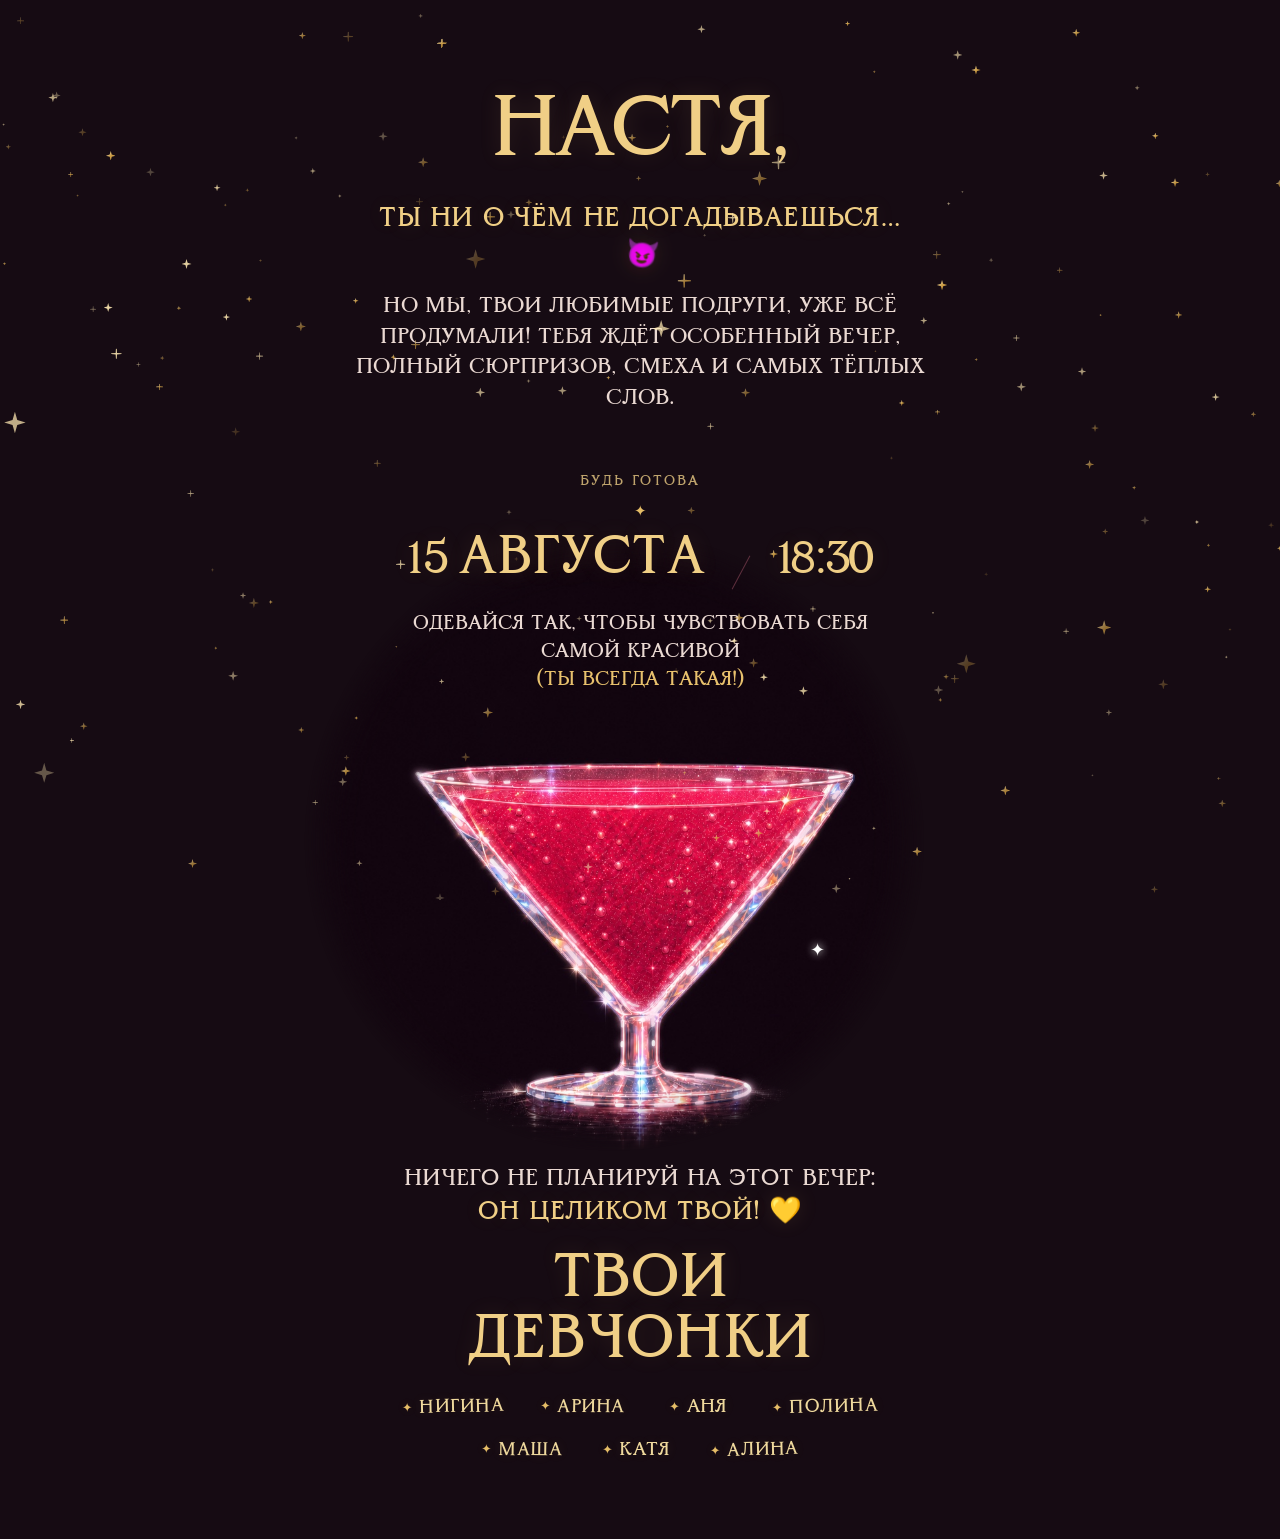
<file: index.html>
<!doctype html>
<html lang="ru">
  <head>
    <meta charset="UTF-8" />
    <meta name="viewport" content="width=device-width, initial-scale=1.0" />
    <meta name="theme-color" content="#160b13" />
    <meta
      name="description"
      content="Секретное приглашение для будущей невесты Насти на 15 августа."
    />
    <title>Настя, этот вечер — твой!</title>
    <link rel="preload" href="assets/cocktail-glass-dark-v1-960.jpg" as="image" type="image/jpeg" fetchpriority="high" />
    <link rel="preload" href="assets/fonts/Gabin-Regular.ttf" as="font" type="font/ttf" crossorigin />
    <link rel="stylesheet" href="personal.css?v=20260802-no-secret-v6" />
  </head>
  <body>
    <main class="invitation personal-page bride-page">
      <header class="intro bride-intro">
        <h1>Настя,</h1>
        <p class="bride-teaser">ты ни о чём не догадываешься… <span aria-hidden="true">😈</span></p>
        <p class="bride-copy">
          Но мы, твои любимые подруги, уже всё продумали! Тебя ждёт особенный вечер,
          полный сюрпризов, смеха и самых тёплых слов.
        </p>
      </header>

      <section class="bride-details" aria-label="Дата и время">
        <p class="ready-label">Будь готова</p>
        <div class="ornament" aria-hidden="true"><span></span>✦<span></span></div>
        <div class="date-line">
          <span class="date-day">15</span>
          <span class="date-month">августа</span>
          <i></i>
          <span class="date-time">18:30</span>
        </div>
        <p class="bride-note">
          Одевайся так, чтобы чувствовать себя самой красивой
          <em>(ты всегда такая!)</em>
        </p>
      </section>

      <section class="celebration" aria-label="Праздничный бокал">
        <figure class="hero-art">
          <img
            src="assets/cocktail-glass-dark-v1-960.jpg"
            width="960"
            height="960"
            loading="eager"
            decoding="async"
            fetchpriority="high"
            alt="Сверкающий бокал с розовым напитком"
          />
        </figure>
      </section>

      <section class="bride-finale">
        <p class="final-call">
          Ничего не планируй на этот вечер:<br />
          <strong>он целиком твой! 💛</strong>
        </p>
        <div class="friends-signature">
          <p>Твои девчонки</p>
          <ul aria-label="Подруги Насти">
            <li>Нигина</li>
            <li>Арина</li>
            <li>Аня</li>
            <li>Полина</li>
            <li>Маша</li>
            <li>Катя</li>
            <li>Алина</li>
          </ul>
        </div>
      </section>
    </main>
    <script src="effects.js?v=20260802-no-secret-v6"></script>
  </body>
</html>
</file>
<file: personal.css>
@import url("static.css?v=20260730-personal-base");

@font-face {
  /* Gabin by Э Рен Че, Creative Commons. */
  font-family: "Gabin";
  src: url("assets/fonts/Gabin-Regular.ttf") format("truetype");
  font-display: swap;
  font-style: normal;
  font-weight: 400;
}

:root {
  --paper: #f0acb2;
  --paper-light: #f0acb2;
}

html,
body {
  background: #f0acb2;
}

.invitation {
  background-color: #f0acb2;
  background-image:
    radial-gradient(circle at 50% 24%, rgba(255,255,255,.2), transparent 36%),
    radial-gradient(circle, rgba(255,255,255,.34) 0 1px, transparent 1.2px);
  background-size: auto, 27px 27px;
}

.hub-page {
  padding-bottom: 46px;
}

.hub-page h1 {
  font-size: clamp(4.8rem, 12vw, 7.6rem);
}

.hub-hero {
  position: relative;
  z-index: 1;
  width: min(470px, 90%);
  margin: 28px auto -10px;
}

.hub-art {
  margin: 0;
}

.hub-art img {
  border-radius: 50%;
  box-shadow:
    inset 0 0 0 6px rgba(255,255,255,.1),
    0 20px 34px rgba(112,30,57,.1);
}

.guest-links {
  position: relative;
  z-index: 2;
  display: grid;
  grid-template-columns: repeat(2, minmax(0, 1fr));
  gap: 12px;
  width: min(570px, 100%);
  margin: 31px auto 0;
}

.guest-links a {
  position: relative;
  display: grid;
  grid-template-columns: 34px 1fr;
  grid-template-rows: auto auto;
  column-gap: 12px;
  min-height: 76px;
  padding: 15px 18px;
  overflow: hidden;
  color: var(--wine);
  text-align: left;
  text-decoration: none;
  border: 1px solid rgba(116,24,46,.12);
  border-radius: 18px;
  background: rgba(255,255,255,.24);
  box-shadow: inset 0 1px rgba(255,255,255,.6);
}

.guest-links a::after {
  content: "";
  position: absolute;
  right: -15px;
  bottom: -18px;
  width: 56px;
  height: 56px;
  border-radius: 50%;
  background: var(--guest-accent);
  opacity: .13;
}

.guest-links i {
  grid-row: 1 / 3;
  display: grid;
  place-items: center;
  width: 34px;
  height: 34px;
  color: #fff;
  font: 700 .63rem/1 "Courier New", monospace;
  font-style: normal;
  border-radius: 50%;
  background: var(--guest-accent);
}

.guest-links b {
  align-self: end;
  font-family: Georgia, "Times New Roman", serif;
  font-size: 1rem;
  font-style: italic;
}

.guest-links span {
  color: rgba(116,24,46,.56);
  font: 700 .5rem/1.5 "Courier New", monospace;
  letter-spacing: .09em;
  text-transform: uppercase;
}

.personal-page {
  --personal-accent: var(--wine);
}

.bride-page {
  --personal-accent: #861c3b;
  padding-bottom: clamp(48px, 7vw, 68px);
  font-family: "Cormorant Infant", Georgia, "Times New Roman", serif;
  font-style: italic;
  font-weight: 600;
}

.bride-page::before {
  border-color: rgba(134, 28, 59, .18);
}

.bride-page .kicker {
  color: rgba(116, 24, 46, .72);
  font-family: "Cormorant Infant", Georgia, "Times New Roman", serif;
  font-size: .8rem;
  font-style: italic;
  font-weight: 600;
  letter-spacing: .24em;
}

.bride-intro h1 {
  margin-top: 24px;
  font-size: clamp(5rem, 12vw, 7.8rem);
  line-height: .7;
}

.bride-teaser {
  max-width: 560px;
  margin: 25px auto 0;
  color: #73162f;
  font-family: "Cormorant Infant", Georgia, "Times New Roman", serif;
  font-size: clamp(1.38rem, 3.8vw, 1.72rem);
  font-style: italic;
  font-weight: 600;
  line-height: 1.4;
  letter-spacing: .006em;
}

.bride-teaser span {
  display: inline-block;
  margin-left: 3px;
  filter: drop-shadow(0 4px 7px rgba(86, 11, 32, .15));
  transform: rotate(7deg);
}

.bride-copy {
  max-width: 570px;
  margin: 16px auto 0;
  color: #704f5a;
  font-family: "Cormorant Infant", Georgia, "Times New Roman", serif;
  font-size: clamp(1.18rem, 3.2vw, 1.4rem);
  font-style: italic;
  font-weight: 600;
  line-height: 1.55;
}

.bride-details,
.bride-finale {
  position: relative;
  z-index: 2;
  width: min(570px, 100%);
  margin: 30px auto 0;
}

.bride-details {
  padding: clamp(22px, 4vw, 31px) clamp(18px, 4vw, 34px) 25px;
  border: 1px solid rgba(116, 24, 46, .14);
  border-radius: 30px;
  background:
    linear-gradient(145deg, rgba(255,255,255,.38), rgba(255,255,255,.13));
  box-shadow:
    inset 0 1px rgba(255,255,255,.72),
    0 18px 42px rgba(108, 25, 51, .08);
}

.ready-label {
  color: rgba(116, 24, 46, .62);
  font-family: "Cormorant Infant", Georgia, "Times New Roman", serif;
  font-size: .78rem;
  font-style: italic;
  font-weight: 600;
  line-height: 1;
  letter-spacing: .24em;
  text-transform: uppercase;
}

.bride-details .ornament {
  margin: 12px auto 14px;
}

.bride-note,
.secret-place {
  color: #6f5059;
  font-family: "Cormorant Infant", Georgia, "Times New Roman", serif;
  font-size: clamp(1.12rem, 2.8vw, 1.3rem);
  font-style: italic;
  font-weight: 600;
  line-height: 1.5;
}

.bride-note {
  margin-top: 18px;
}

.bride-note em {
  display: block;
  color: var(--personal-accent);
}

.secret-place {
  margin-top: 9px;
  font-style: italic;
}

.bride-page .celebration {
  margin-top: 39px;
}

.bride-page .hero-art figcaption {
  color: rgba(116, 24, 46, .65);
  font-family: "Cormorant Infant", Georgia, "Times New Roman", serif;
  font-size: .76rem;
  font-style: italic;
  font-weight: 600;
  letter-spacing: .13em;
}

.bride-finale {
  margin-top: 14px;
  padding: 0 clamp(4px, 3vw, 20px);
}

.final-call {
  color: #704f5a;
  font-family: "Cormorant Infant", Georgia, "Times New Roman", serif;
  font-size: clamp(1.28rem, 3.3vw, 1.52rem);
  font-style: italic;
  font-weight: 600;
  line-height: 1.5;
}

.final-call strong {
  color: var(--personal-accent);
  font-size: 1.12em;
}

.friends-signature {
  margin-top: 22px;
}

.friends-signature > p {
  color: var(--personal-accent);
  font-family: "Cormorant Infant", Georgia, serif;
  font-size: clamp(2.5rem, 7vw, 3.7rem);
  font-style: italic;
  font-weight: 600;
  line-height: 1;
}

.friends-signature ul {
  display: flex;
  flex-wrap: wrap;
  justify-content: center;
  gap: 8px;
  max-width: 530px;
  margin: 15px auto 0;
  padding: 0;
  list-style: none;
}

.friends-signature li {
  position: relative;
  min-width: 104px;
  padding: 8px 14px 9px;
  color: #7f1637;
  font-family: "Cormorant Infant", Georgia, "Times New Roman", serif;
  font-size: 1.14rem;
  font-style: italic;
  font-weight: 600;
  line-height: 1;
  letter-spacing: .015em;
  border: 1px solid rgba(190, 111, 102, .42);
  border-radius: 999px;
  background:
    linear-gradient(135deg, rgba(255,255,255,.7), rgba(255,220,232,.48));
  box-shadow:
    inset 0 1px rgba(255,255,255,.88),
    0 7px 17px rgba(121, 22, 50, .1),
    0 0 0 3px rgba(255,255,255,.1);
  text-shadow: 0 1px rgba(255,255,255,.68);
}

.friends-signature li::before {
  content: "✦";
  display: inline-block;
  margin-right: 6px;
  color: #c88f35;
  font-size: .68em;
  font-style: normal;
  transform: translateY(-1px);
}

.friends-signature li:nth-child(3n + 1) {
  transform: rotate(-1.2deg);
}

.friends-signature li:nth-child(3n + 2) {
  transform: rotate(.9deg);
}

.bride-page .date-day,
.bride-page .date-time {
  font-family: "Cormorant Infant", Georgia, "Times New Roman", serif;
  font-weight: 600;
}

.personal-page h1,
.personal-page h2,
.personal-page .date-line {
  color: var(--personal-accent);
}

.personal-page h1 {
  font-family: "Cormorant Infant", Georgia, "Times New Roman", serif;
  font-size: clamp(3.55rem, 8.8vw, 5.55rem);
  font-style: italic;
  font-weight: 600;
  line-height: .88;
  letter-spacing: -.045em;
  text-shadow:
    0 1px 0 rgba(255,255,255,.52),
    0 7px 18px rgba(121,22,50,.08);
}

.personal-page h1 span {
  display: inline;
  white-space: nowrap;
}

.personal-note {
  margin: 30px auto 0;
  color: var(--personal-accent);
  font: 700 .66rem/1.6 "Courier New", monospace;
  letter-spacing: .13em;
  text-transform: uppercase;
}

.personal-note + .lead {
  margin-top: 12px;
}

.personal-page .celebration {
  margin-top: 42px;
}

.personal-page .hero-art {
  isolation: isolate;
}

.personal-page .hero-art img {
  border: 0;
  border-radius: 0;
  box-shadow: none;
  -webkit-mask-image: radial-gradient(
    ellipse closest-side at 50% 50%,
    #000 0 82%,
    rgba(0, 0, 0, .9) 87%,
    rgba(0, 0, 0, .48) 94%,
    transparent 100%
  );
  mask-image: radial-gradient(
    ellipse closest-side at 50% 50%,
    #000 0 82%,
    rgba(0, 0, 0, .9) 87%,
    rgba(0, 0, 0, .48) 94%,
    transparent 100%
  );
}

.personal-page .hero-art::before {
  content: "";
  position: absolute;
  inset: 0 0 23px;
  z-index: 3;
  pointer-events: none;
  background:
    linear-gradient(
      108deg,
      transparent 0 41%,
      rgba(255,255,255,.12) 45%,
      rgba(255,255,255,.92) 49%,
      rgba(255,238,248,.45) 52%,
      transparent 58% 100%
    );
  background-position: 155% 0;
  background-size: 240% 100%;
  background-repeat: no-repeat;
  clip-path: polygon(
    18% 39%, 89% 39%, 56.3% 78%, 56.3% 88.5%,
    72% 90%, 72% 93%, 36% 93%, 36% 90%,
    51.4% 88.5%, 51.4% 78%
  );
  mix-blend-mode: screen;
  animation: glassShimmer 3.9s 1.1s ease-in-out infinite;
}

.personal-page .hero-art::after {
  content: "✦";
  position: absolute;
  right: 16%;
  top: 66%;
  z-index: 4;
  color: #fff;
  font-size: 1.1rem;
  text-shadow: 0 0 9px rgba(255,255,255,.95);
  animation: glassSpark 2.6s ease-in-out infinite;
}

.glass-edge-overlay {
  position: absolute;
  inset: 0 0 auto;
  z-index: 5;
  display: block;
  width: 100%;
  height: auto;
  aspect-ratio: 1;
  overflow: visible;
  pointer-events: none;
  filter: drop-shadow(0 0 5px rgba(255,255,255,.42));
}

.glass-edge-line {
  fill: none;
  stroke: url("#glass-edge-sheen");
  stroke-width: 8;
  stroke-linecap: round;
  stroke-linejoin: round;
  stroke-dasharray: 44 78 13 96;
  opacity: .88;
  filter:
    drop-shadow(0 0 3px rgba(255,255,255,.96))
    drop-shadow(0 0 7px rgba(255,150,210,.72));
  animation: glassEdgeTravel 4.8s linear infinite;
}

.glass-edge-line.is-inner {
  stroke-width: 4.5;
  stroke-dasharray: 22 90 8 64;
  opacity: .72;
  animation-duration: 3.8s;
  animation-direction: reverse;
}

.glass-edge-line.is-rim {
  stroke-width: 6;
  stroke-dasharray: 26 36 8 44;
  opacity: .96;
  animation-duration: 3.2s;
}

.glass-edge-line.is-stem {
  stroke-width: 6.5;
  stroke-dasharray: 18 34 6 44;
  animation-duration: 2.9s;
}

.glass-edge-line.is-base {
  stroke-width: 7;
  stroke-dasharray: 35 68 11 48;
  animation-duration: 4.1s;
}

.glass-edge-glint {
  fill: #fff;
  opacity: 0;
  transform-box: fill-box;
  transform-origin: center;
  filter:
    drop-shadow(0 0 4px #fff)
    drop-shadow(0 0 10px rgba(255,155,213,.95));
  animation: edgeGlint 3.4s var(--edge-delay) ease-in-out infinite;
}

.glass-edge-glint.is-soft {
  fill: #ffd7ea;
  animation-duration: 4.1s;
}

.personal-page .title-star,
.personal-page .ornament {
  color: var(--personal-accent);
}

.personal-page .details {
  margin-top: 14px;
}

.star-field {
  position: fixed;
  inset: 0;
  z-index: 12;
  overflow: hidden;
  pointer-events: none;
  contain: layout paint;
}

.screen-star {
  position: absolute;
  left: var(--x);
  top: var(--y);
  width: var(--size);
  height: var(--size);
  opacity: var(--opacity);
  background: linear-gradient(135deg, #ffd9e7, #e96798 62%, #fff0f7);
  clip-path: polygon(50% 0, 61% 38%, 100% 50%, 61% 62%, 50% 100%, 39% 62%, 0 50%, 39% 38%);
  animation: screenStarDance var(--duration) var(--delay) ease-in-out infinite;
}

.screen-star.is-white {
  background: #fff;
  filter: drop-shadow(0 0 6px rgba(255,255,255,.86));
}

.screen-star.is-cross {
  clip-path: polygon(
    46% 0, 54% 0, 56% 42%, 100% 46%, 100% 54%,
    56% 57%, 54% 100%, 46% 100%, 43% 57%, 0 54%,
    0 46%, 43% 42%
  );
}

@keyframes glassShimmer {
  0%, 13% { background-position: 155% 0; opacity: 0; }
  24% { opacity: .9; }
  58% { background-position: -155% 0; opacity: .72; }
  72%, 100% { background-position: -155% 0; opacity: 0; }
}

@keyframes glassSpark {
  0%,100% { opacity: .2; transform: rotate(0) scale(.45); }
  48% { opacity: 1; transform: rotate(90deg) scale(1.25); }
}

@keyframes glassEdgeTravel {
  0% {
    stroke-dashoffset: 0;
    opacity: .45;
  }
  38% {
    opacity: 1;
  }
  72% {
    opacity: .74;
  }
  100% {
    stroke-dashoffset: -460;
    opacity: .45;
  }
}

@keyframes edgeGlint {
  0%, 62%, 100% {
    opacity: 0;
    transform: rotate(0deg) scale(.25);
  }
  71% {
    opacity: 1;
    transform: rotate(42deg) scale(1.28);
  }
  82% {
    opacity: .25;
    transform: rotate(88deg) scale(.58);
  }
}

@keyframes screenStarDance {
  0%,100% {
    opacity: calc(var(--opacity) * .28);
    transform: translate(0,0) rotate(0) scale(.42);
  }
  31% {
    opacity: var(--opacity);
    transform: translate(var(--dx),var(--dy)) rotate(120deg) scale(1.22);
  }
  66% {
    opacity: calc(var(--opacity) * .82);
    transform: translate(var(--dx2),var(--dy2)) rotate(255deg) scale(.72);
  }
}

.back-link {
  position: relative;
  z-index: 3;
  display: inline-block;
  margin-top: 30px;
  color: rgba(116,24,46,.62);
  font: 700 .56rem/1 "Courier New", monospace;
  letter-spacing: .12em;
  text-decoration: none;
  text-transform: uppercase;
}

.dress-card {
  display: none !important;
}

@media (max-width: 560px) {
  .hub-page h1 {
    font-size: 3.55rem;
  }

  .hub-hero {
    width: calc(100% + 8px);
    margin-top: 21px;
  }

  .guest-links {
    grid-template-columns: 1fr;
    gap: 9px;
    margin-top: 25px;
  }

  .guest-links a {
    min-height: 68px;
    padding: 12px 16px;
  }

  .personal-note {
    max-width: 290px;
    margin-top: 28px;
    font-size: .56rem;
  }

  .personal-page .celebration {
    margin-top: 26px;
  }

  .personal-page h1 {
    font-size: 3.15rem;
    line-height: .82;
  }

  .personal-page h1 span {
    display: block;
  }

  .personal-page h1 span + span {
    margin-top: 9px;
  }

  .bride-intro h1 {
    font-size: 4.8rem;
    line-height: .72;
  }

  .bride-teaser {
    margin-top: 22px;
    font-size: 1.3rem;
  }

  .bride-copy {
    font-size: 1.12rem;
    line-height: 1.52;
  }

  .bride-details {
    margin-top: 25px;
    padding-right: 17px;
    padding-left: 17px;
    border-radius: 24px;
  }

  .bride-details .date-line {
    gap: 8px;
  }

  .bride-details .date-day,
  .bride-details .date-time {
    font-size: 2.05rem;
  }

  .bride-details .date-month {
    font-size: 2.45rem;
  }

  .bride-details .date-line > i {
    width: 22px;
    margin-right: 0;
    margin-left: 0;
  }

  .friends-signature ul {
    gap: 9px 7px;
  }

  .friends-signature li {
    min-width: 96px;
    padding: 9px 11px 10px;
    font-size: 1.03rem;
  }

  .personal-page .hero-art::after {
    right: 13%;
    font-size: .85rem;
  }
}

/* Dark evening edition: the glass stays pink; typography and ambient light turn gold. */
:root {
  --paper: #160b13;
  --paper-light: #21101c;
  --wine: #f0cf86;
  --ink: #ead9d2;
  --rose: #c35c7c;
  --gold: #e5bd67;
  --personal-accent: #e5bd67;
}

html,
body {
  color: #ead9d2;
  background: #160b13;
}

.invitation {
  background: #160b13;
  box-shadow: none;
}

.bride-page {
  --personal-accent: #e5bd67;
}

.bride-page .kicker,
.ready-label,
.bride-page .hero-art figcaption {
  color: rgba(240, 207, 134, .78);
}

.bride-page h1,
.bride-teaser,
.personal-page .date-line,
.friends-signature > p,
.final-call strong {
  color: #f0cf86;
  text-shadow: 0 0 22px rgba(229, 189, 103, .12);
}

.bride-copy,
.bride-note,
.final-call {
  color: #ead9d2;
}

.bride-note em {
  color: #e8c16d;
}

.friends-signature li {
  color: #efd99d !important;
  text-shadow: 0 0 12px rgba(229, 189, 103, .12) !important;
}

.friends-signature li::before,
.bride-page .ornament,
.personal-page .title-star {
  color: #e5bd67;
}

.screen-star {
  background: linear-gradient(135deg, #fff3c8, #d9a542 58%, #f8d985);
  filter: drop-shadow(0 0 5px rgba(229, 189, 103, .72));
}

.screen-star.is-white {
  background: #ffeab3;
  filter:
    drop-shadow(0 0 5px rgba(255, 234, 179, .88))
    drop-shadow(0 0 11px rgba(199, 143, 48, .55));
}

/* Open composition: no frames, cards, pills, or ornamental rules. */
.bride-page::before,
.bride-page::after,
.bride-page .kicker::before,
.bride-page .kicker::after,
.bride-page .ornament span,
.bride-page .hero-art figcaption span {
  display: none;
}

.bride-page .bride-details {
  border: 0;
  border-radius: 0;
  background: none;
  box-shadow: none;
}

.bride-page .friends-signature li {
  border: 0;
  border-radius: 0;
  background: none;
  box-shadow: none;
}

@media (prefers-reduced-motion: reduce) {
  .personal-page .hero-art::before,
  .personal-page .hero-art::after,
  .glass-edge-line,
  .glass-edge-glint,
  .screen-star {
    animation: none;
  }

}

.bride-page,
.bride-page * {
  font-family: "Gabin", "Cormorant Infant", Georgia, serif !important;
  font-style: normal !important;
  font-weight: 400 !important;
}

.bride-page .kicker,
.bride-page .ready-label {
  font-size: .88rem;
  letter-spacing: .14em;
}

.bride-page .bride-intro h1 {
  font-size: clamp(4.35rem, 9vw, 5.4rem);
}

.bride-page .bride-teaser {
  font-size: clamp(1.35rem, 3.6vw, 1.66rem);
}

.bride-page .bride-copy {
  font-size: clamp(1.18rem, 3.1vw, 1.36rem);
  line-height: 1.4;
}

.bride-page .bride-note,
.bride-page .secret-place {
  font-size: clamp(1.12rem, 2.7vw, 1.28rem);
  line-height: 1.36;
}

.bride-page .date-day,
.bride-page .date-time {
  font-size: clamp(2rem, 5.2vw, 2.9rem);
}

.bride-page .date-month {
  font-size: clamp(2.45rem, 6vw, 3.4rem);
}

.bride-page .hero-art figcaption {
  position: relative;
  z-index: 6;
  margin-top: 6px;
  font-size: .88rem;
  letter-spacing: .1em;
}

.bride-page .celebration {
  margin-top: -190px;
}

.bride-page .hero-art {
  transform: translateX(-4.15%);
}

.bride-page .final-call {
  font-size: clamp(1.25rem, 3.2vw, 1.46rem);
  line-height: 1.38;
}

.bride-page .friends-signature > p {
  font-size: clamp(2.7rem, 6.8vw, 3.8rem);
}

.bride-page .friends-signature li {
  font-size: 1.16rem;
}

@media (max-width: 560px) {
  .bride-page .celebration {
    margin-top: -105px;
  }

  .bride-page .bride-intro h1 {
    font-size: 3.9rem;
  }

  .bride-page .bride-copy {
    font-size: 1.08rem;
  }

  .bride-page .bride-details .date-line {
    flex-wrap: wrap;
  }

  .bride-page .bride-details .date-line > i {
    display: none;
  }

  .bride-page .bride-details .date-time {
    flex-basis: 100%;
    margin-top: 3px;
  }

  .bride-page .friends-signature li {
    font-size: 1.02rem;
  }
}
</file>
